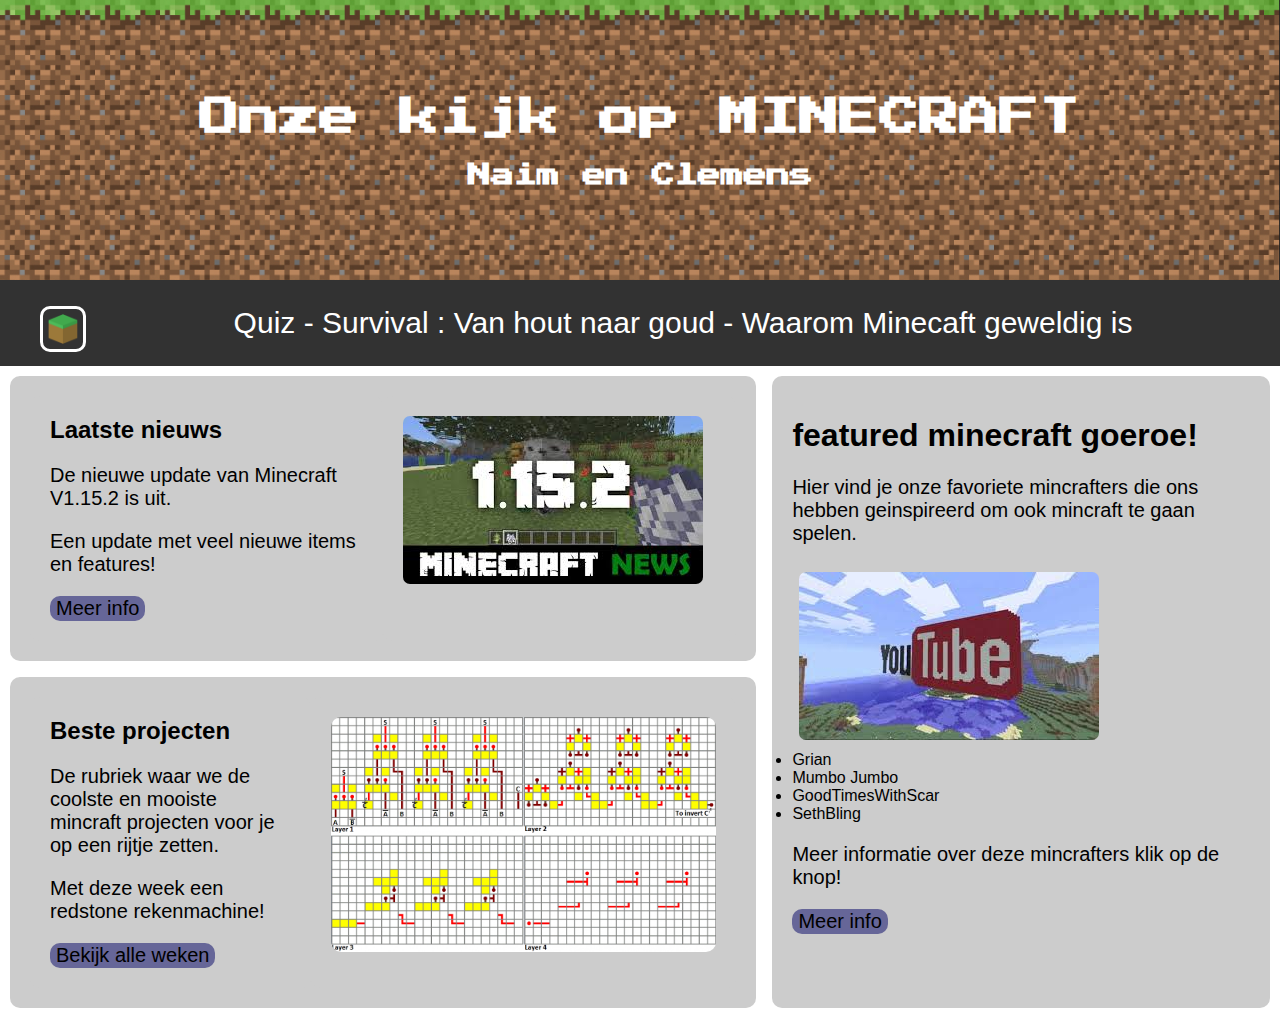
<file: index.html>
<!DOCTYPE html>
<html>

<head>
	<link rel="stylesheet" href="css/styles.css" type="text/css">
	<title>Minecraft</title>
	<link rel="stylesheet" type="text/css" href="css/header.css">
	<script type="text/javascript" src="js/include.js"></script>
</head>

<body>
	<header>
		<div class="top">
			<h1>Onze kijk op MINECRAFT</h1>
			<h3>Naim en Clemens</h3>
		</div>
		<div w3-include-html="header.html"></div>
		<script>
			includeHTML();
		</script>
	</header>
	<div class="container">
		<div class="nested">

			<div class="news">
				<div class="news_text">
					<h2>Laatste nieuws</h2>
					<p>De nieuwe update van Minecraft V1.15.2 is uit.</p>
					<p>Een update met veel nieuwe items en features!</p>
					<a href="news.html"><button href="#">Meer info</button></a>
					</div>
					<div class="news_image">
						<img src="assets/minecraft_1.15.2.jpeg">
					</div>
				</div>

				<div class="project">
					<div class="project_text">
						<h2>Beste projecten</h2>
						<p>De rubriek waar we de coolste en mooiste mincraft projecten voor je op een rijtje zetten.</p>
						<p>Met deze week een redstone rekenmachine!</p>
						<a href="projects.html"><button href="#">Bekijk alle weken</button></a>
					</div>
					<div class="project_image">
						<img src="assets/minecraft calculator.png">
					</div>
				</div>
			</div>
			<div>
				<div class="guru">
					<h1>featured minecraft goeroe!</h1>
					<p>Hier vind je onze favoriete mincrafters die ons hebben geinspireerd om ook mincraft te gaan spelen.</p>
					<img src="assets/minecraft goeroe.jpeg">
					<li>Grian</li>
					<li>Mumbo Jumbo</li>
					<li>GoodTimesWithScar</li>
					<li>SethBling</li>
					<p>Meer informatie over deze mincrafters klik op de knop!</p>
					<a href="goeroe.html"><button>Meer info</button></a>
				</div>
			</div>
		</div>
	</body>
</html>
</file>
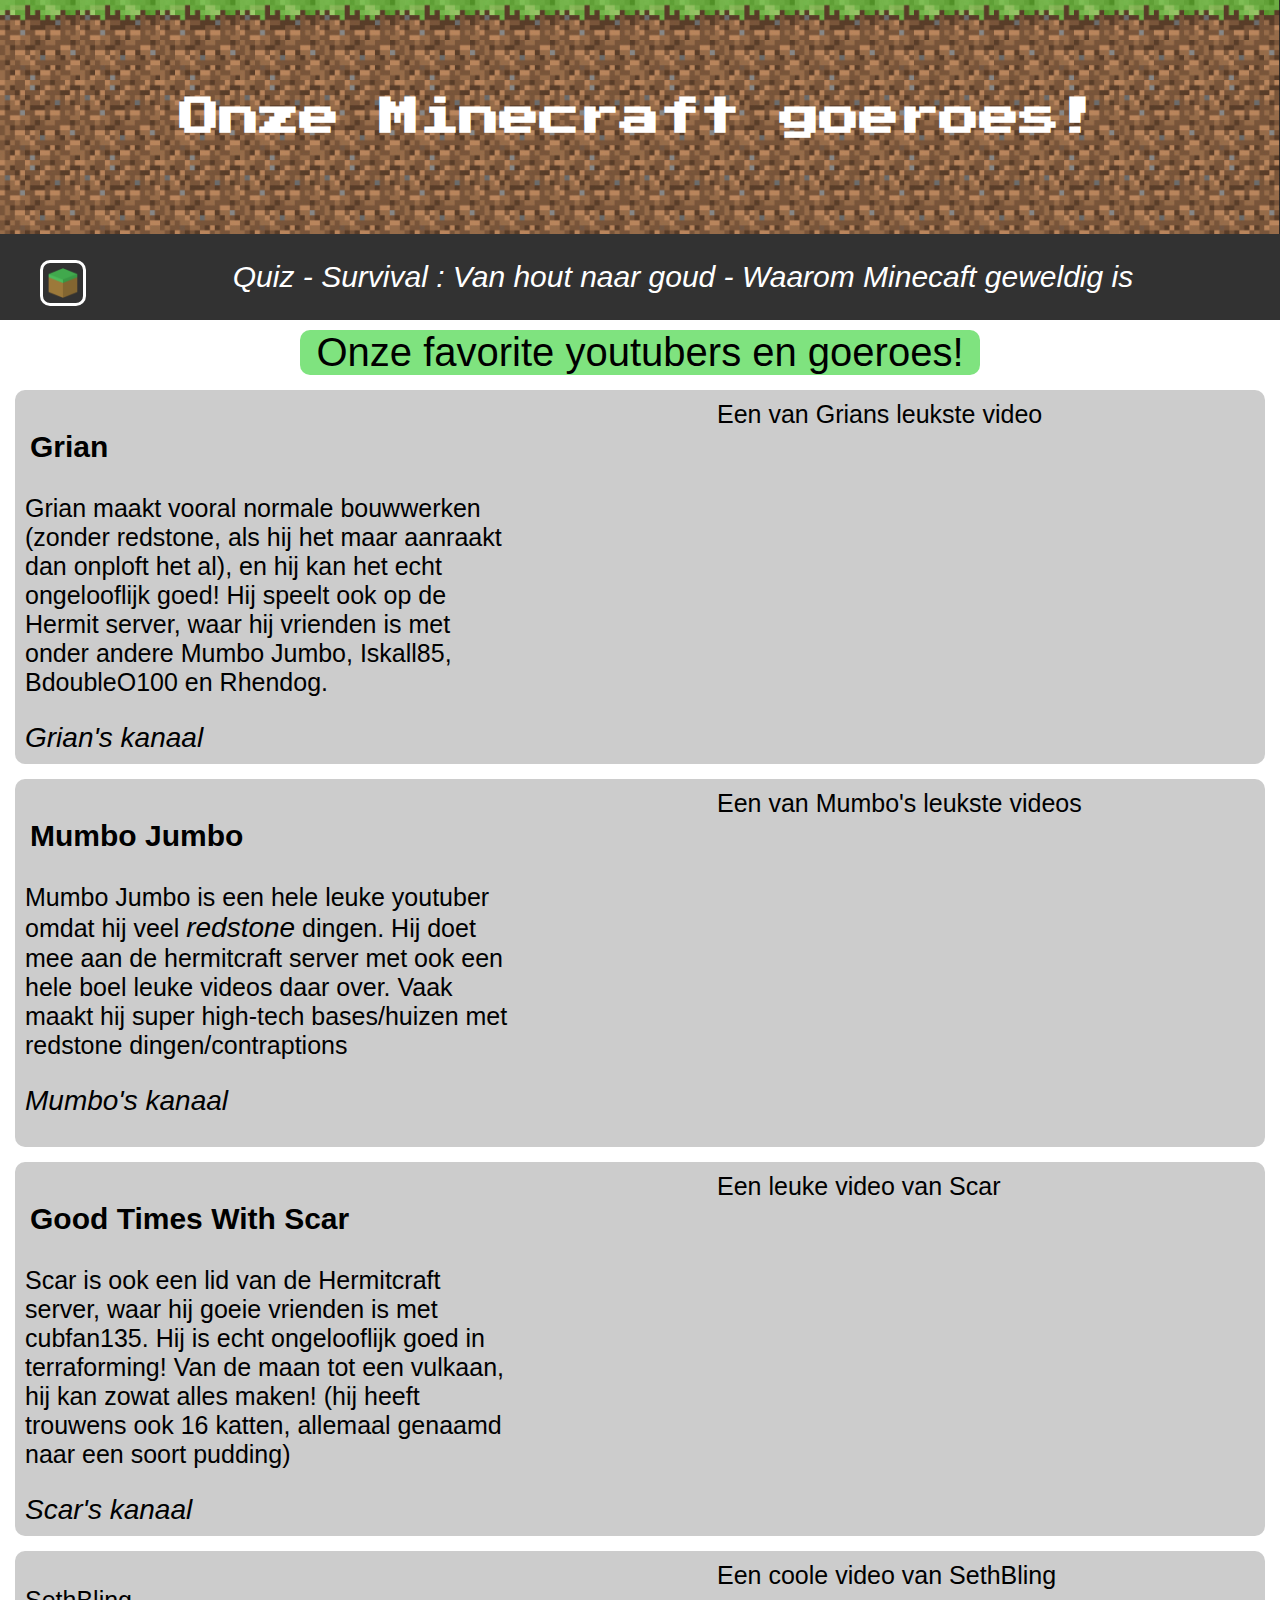
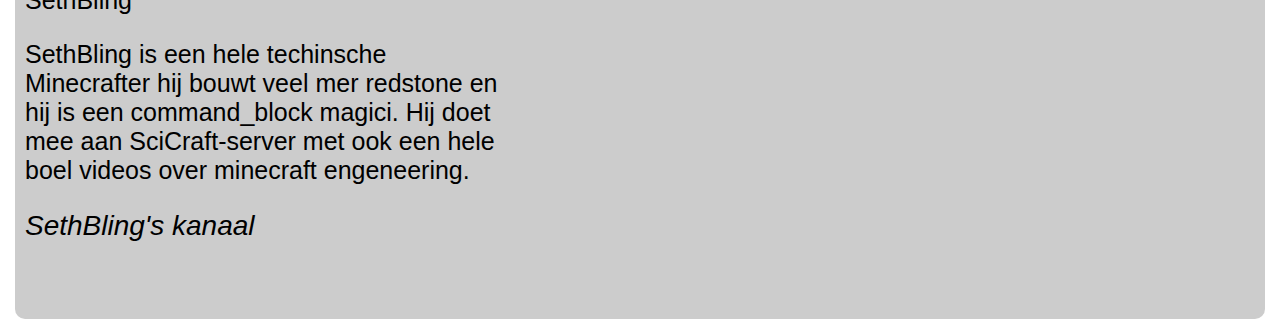
<file: goeroe.html>
<!DOCTYPE html>
<html>

<head>
	<title>Minecraft Goeroe</title>
	<script type="text/javascript" src="js/include.js"></script>
	<link rel="stylesheet" type="text/css" href="css/header.css">
	<link rel="stylesheet" type="text/css" href="css/goeroe.css">
</head>

<body>
	<header>
		<div class="top">
			<h1>Onze Minecraft goeroes!</h1>
		</div>
		<div w3-include-html="header.html"></div>
		<script>
			includeHTML();
		</script>
	</header>
	<div class="container">
		<div class="intro">
			<p>Onze favorite youtubers en goeroes!</p>
		</div>
		<div id="goeroe">
            <div>
			    <h3>Grian</h3>
                <p>Grian maakt vooral normale bouwwerken (zonder redstone, als hij het maar aanraakt dan onploft het al), en hij kan het echt ongelooflijk goed! Hij speelt ook op de Hermit server, waar hij vrienden is met onder andere Mumbo Jumbo, Iskall85, BdoubleO100 en Rhendog.</p> 
                <a href="https://www.youtube.com/user/Xelqua">Grian's kanaal</a>
            </div>
            <div class="vid">
                <p>Een van Grians leukste video</p>
                <iframe height="300px" width="520px" src="https://youtube.com/embed/SfWBipyTNcY" frameborder="0" allowfullscreen></iframe>
            </div>
		</div>
        <div id="goeroe">
            <div>
                <h3>Mumbo Jumbo</h3>
                <p>Mumbo Jumbo is een hele leuke youtuber omdat hij veel <a href="https://minecraft.gamepedia.com/Mechanics/Redstone/Circuit">redstone</a> dingen. Hij doet mee aan de hermitcraft server met ook een hele boel leuke videos daar over. Vaak maakt hij super high-tech bases/huizen met redstone dingen/contraptions</p>
                <a href="https://www.youtube.com/user/ThatMumboJumbo">Mumbo's kanaal</a>
            </div>
            <div class="vid">
                <p>Een van Mumbo's leukste videos</p>
                <iframe height="300px" width="540px" src="https://youtube.com/embed/9b5dykm_4CM" frameborder="0" allowfullscreen></iframe>
            </div>
        </div>
        <div id="goeroe">
            <div>
                <h3>Good Times With Scar</h3>
                <p>Scar is ook een lid van de Hermitcraft server, waar hij goeie vrienden is met cubfan135. Hij is echt ongelooflijk goed in terraforming! Van de maan tot een vulkaan, hij kan zowat alles maken! (hij heeft trouwens ook 16 katten, allemaal genaamd naar een soort pudding)</p>
                <a href="https://www.youtube.com/user/GoodTimesWithScar">Scar's kanaal</a>
            </div>
            <div class="vid">
                <p>Een leuke video van Scar</p>
                <iframe height="300px" width="530px" src="https://youtube.com/embed/PlBeqeXeQSE" allowfullscreen></iframe>
            </div>
        </div>
        <div id="goeroe">
            <div>
                <p>SethBling</p>
                <p>SethBling is een hele techinsche Minecrafter hij bouwt veel mer redstone en hij is een command_block magici. Hij doet mee aan SciCraft-server met ook een hele boel videos over minecraft engeneering.</p>
                <a href="https://www.youtube.com/user/sethbling">SethBling's kanaal</a>
            </div>
            <div class="vid">
                <p>Een coole video van SethBling</p>
                <iframe height="300px" width="520px" src="https://youtube.com/embed/mq7T5_xH24M" allowfull><iframe>
            </div>
        </div>
	</div>
</body>

</html>
</file>
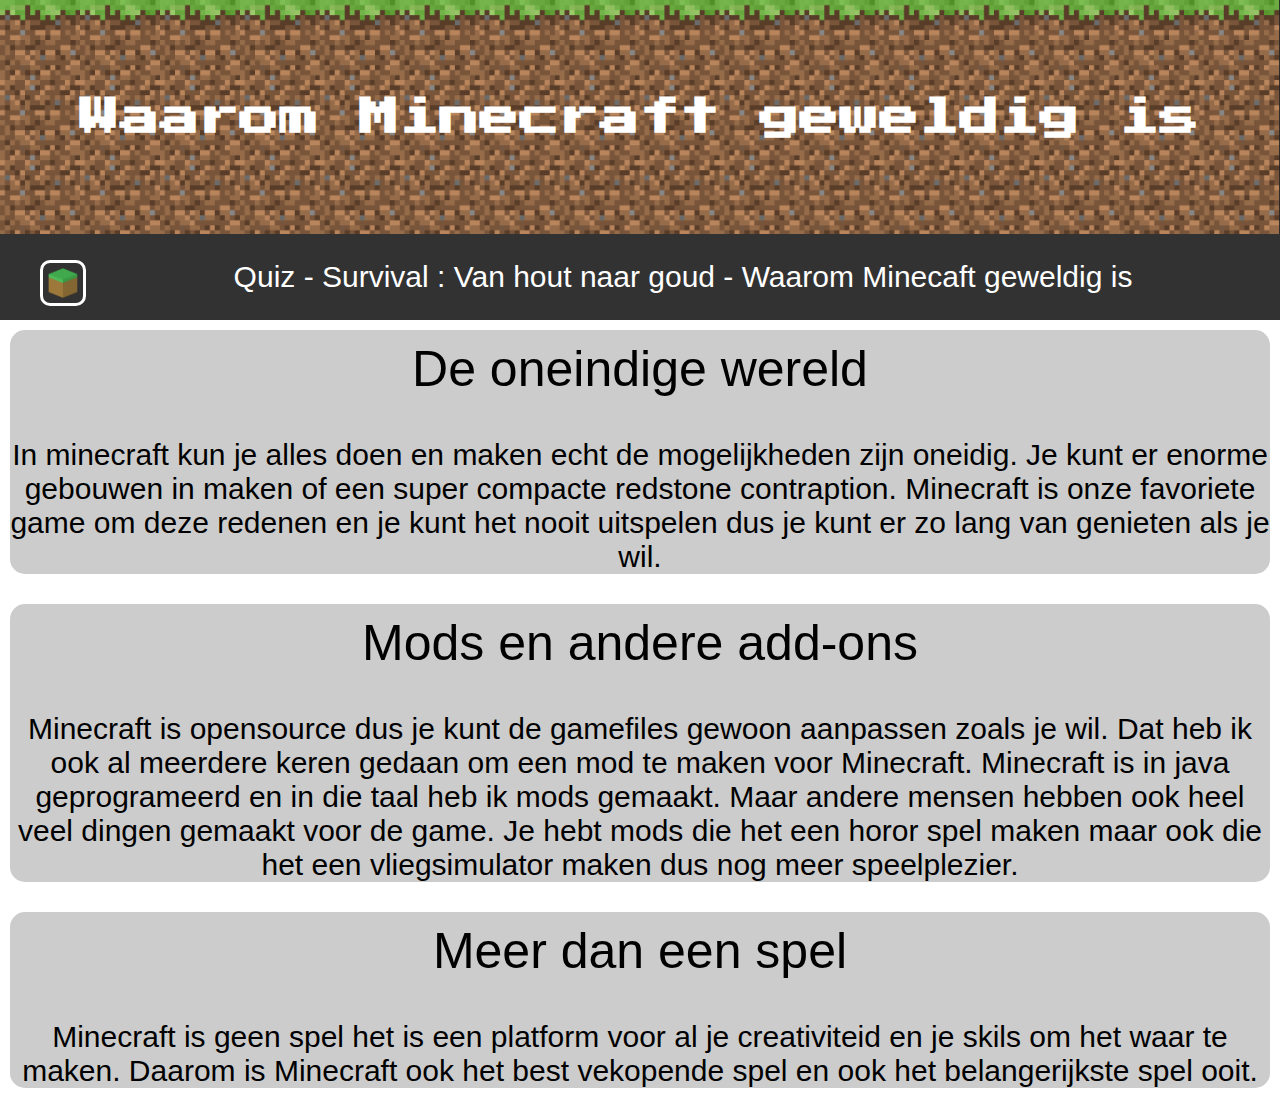
<file: minecraft.html>
<!DOCTYPE html>
<html>
    <head>
        <title>Minecraft is geweldig</title>
        <script type="text/javascript" src="js/include.js"></script>
	    <link rel="stylesheet" type="text/css" href="css/header.css">
	    <link rel="stylesheet" type="text/css" href="css/minecraft.css">
    </head>
    <body>
        <header>
            <div class="top">
                <h1>Waarom Minecraft geweldig is</h1>
            </div>
            <div w3-include-html="header.html"></div>
            <script>
                includeHTML();
            </script>
	    </header>
        <div class="container">
            <div class="piece">
                <p class="title">De oneindige wereld</p>
                <p class="text">In minecraft kun je alles doen en maken echt de mogelijkheden zijn oneidig. Je kunt er enorme gebouwen in maken of een super compacte redstone contraption. Minecraft is onze favoriete game om deze redenen en je kunt het nooit uitspelen dus je kunt er zo lang van genieten als je wil.</p>
            </div>
            <div class="piece">
                <p class="title">Mods en andere add-ons</p>
                <p class="text">Minecraft is opensource dus je kunt de gamefiles gewoon aanpassen zoals je wil. Dat heb ik ook al meerdere keren gedaan om een mod te maken voor Minecraft. Minecraft is in java geprogrameerd en in die taal heb ik mods gemaakt. Maar andere mensen hebben ook heel veel dingen gemaakt voor de game. Je hebt mods die het een horor spel maken maar ook die het een vliegsimulator maken dus nog meer speelplezier.</p>
            </div>
            <div class="piece">
                <p class="title">Meer dan een spel</p>
                <p class="text">Minecraft is geen spel het is een platform voor al je creativiteid en je skils om het waar te maken. Daarom is Minecraft ook het best vekopende spel en ook het belangerijkste spel ooit.</p>
            </div>
        </div>
    </body>
</html>
</file>
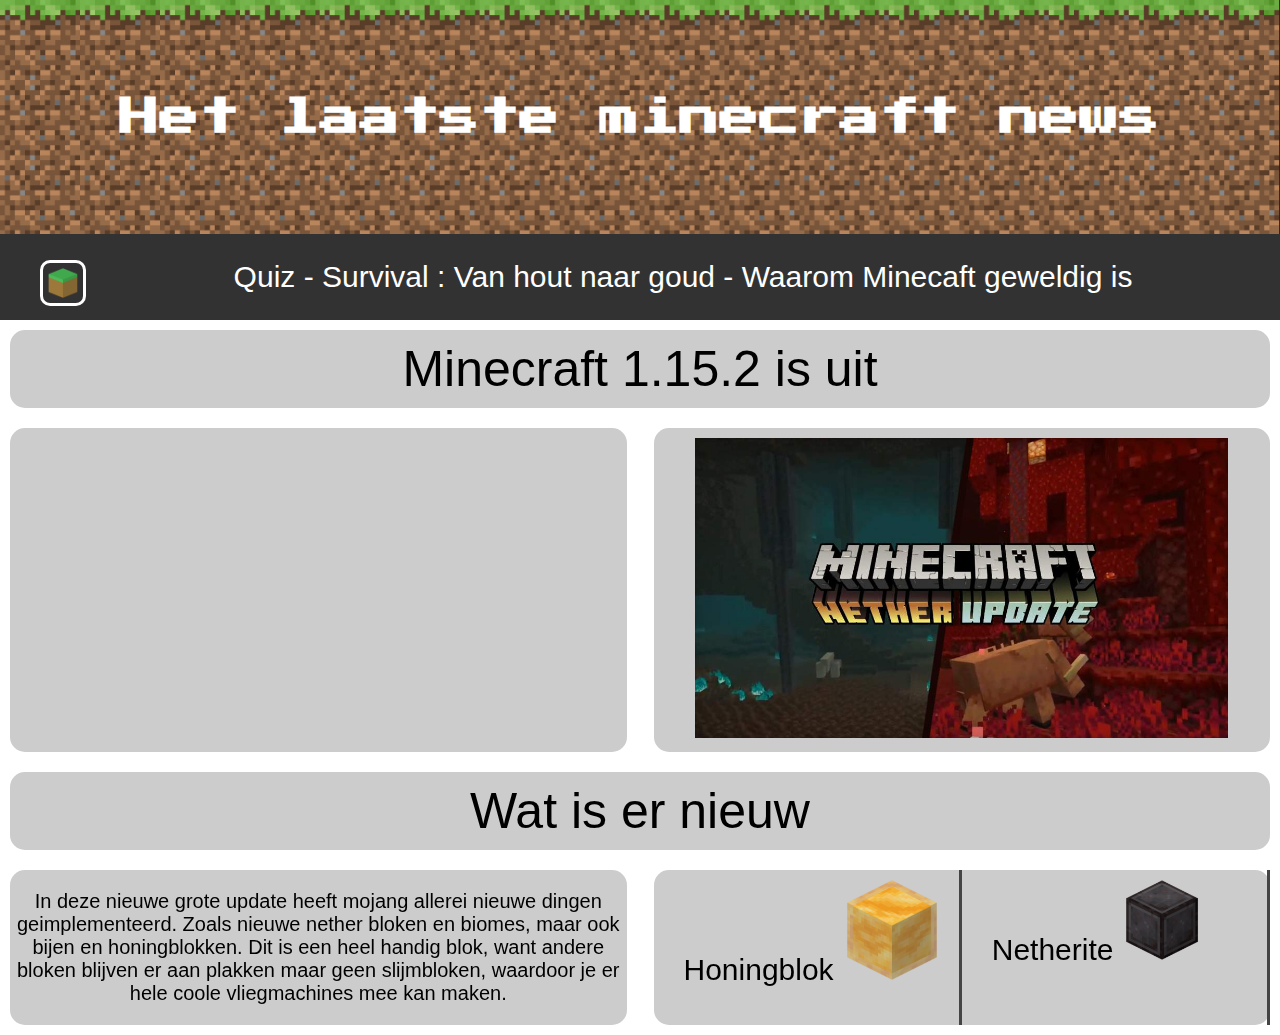
<file: news.html>
<!DOCTYPE html>
<html>
    <head>
		<title>Latest news</title>
		<link rel="stylesheet" type="text/css" href="css/news.css">
        <script type="text/javascript" src="js/include.js"></script>
        <link rel="stylesheet" type="text/css" href="css/header.css">
	</head>
    <body>
        <header>
            <div class="top">
                <h1>Het laatste minecraft news</h1>
            </div>
            <div w3-include-html="header.html"></div>
            <script>
                includeHTML();
            </script>
        </header>
        <div class="container">
            <div class="piece">
                <p class="title">Minecraft 1.15.2 is uit</p>
            </div>
            <div class="nested">
                <div class="piece">
                    <iframe id="update" height="300px" width="520px" src="https://youtube.com/embed/dsBiLOzWxG8" frameborder="0" allowfullscreen></iframe>
                </div>
                <div class="piece">
                    <img src="assets/minecraft_update.jpg" id="update"></img>
                </div>
            </div>
            <div class="piece">
                <p class="title">Wat is er nieuw</p>
            </div>
            <div class="nested">
                <div class="piece">
                    <p class="text">In deze nieuwe grote update heeft mojang allerei nieuwe dingen geimplementeerd. Zoals nieuwe nether bloken en biomes, maar ook bijen en honingblokken. Dit is een heel handig blok, want andere bloken blijven er aan plakken maar geen slijmbloken, waardoor je er hele coole vliegmachines mee kan maken.</p>
                </div>
                <div class="piece" id="item_holder">
                    <div id="item">
                        <span>Honingblok</span>
                        <img src="assets/honey_block.png" id="block"></img>
                    </div>
                    <div id="item">
                        <span>Netherite</span>
                        <img src="assets/netherite.png" id="block2"></img>
                    </div>
                </div>
            </div>
        </div>
    </body>
</html>
</file>
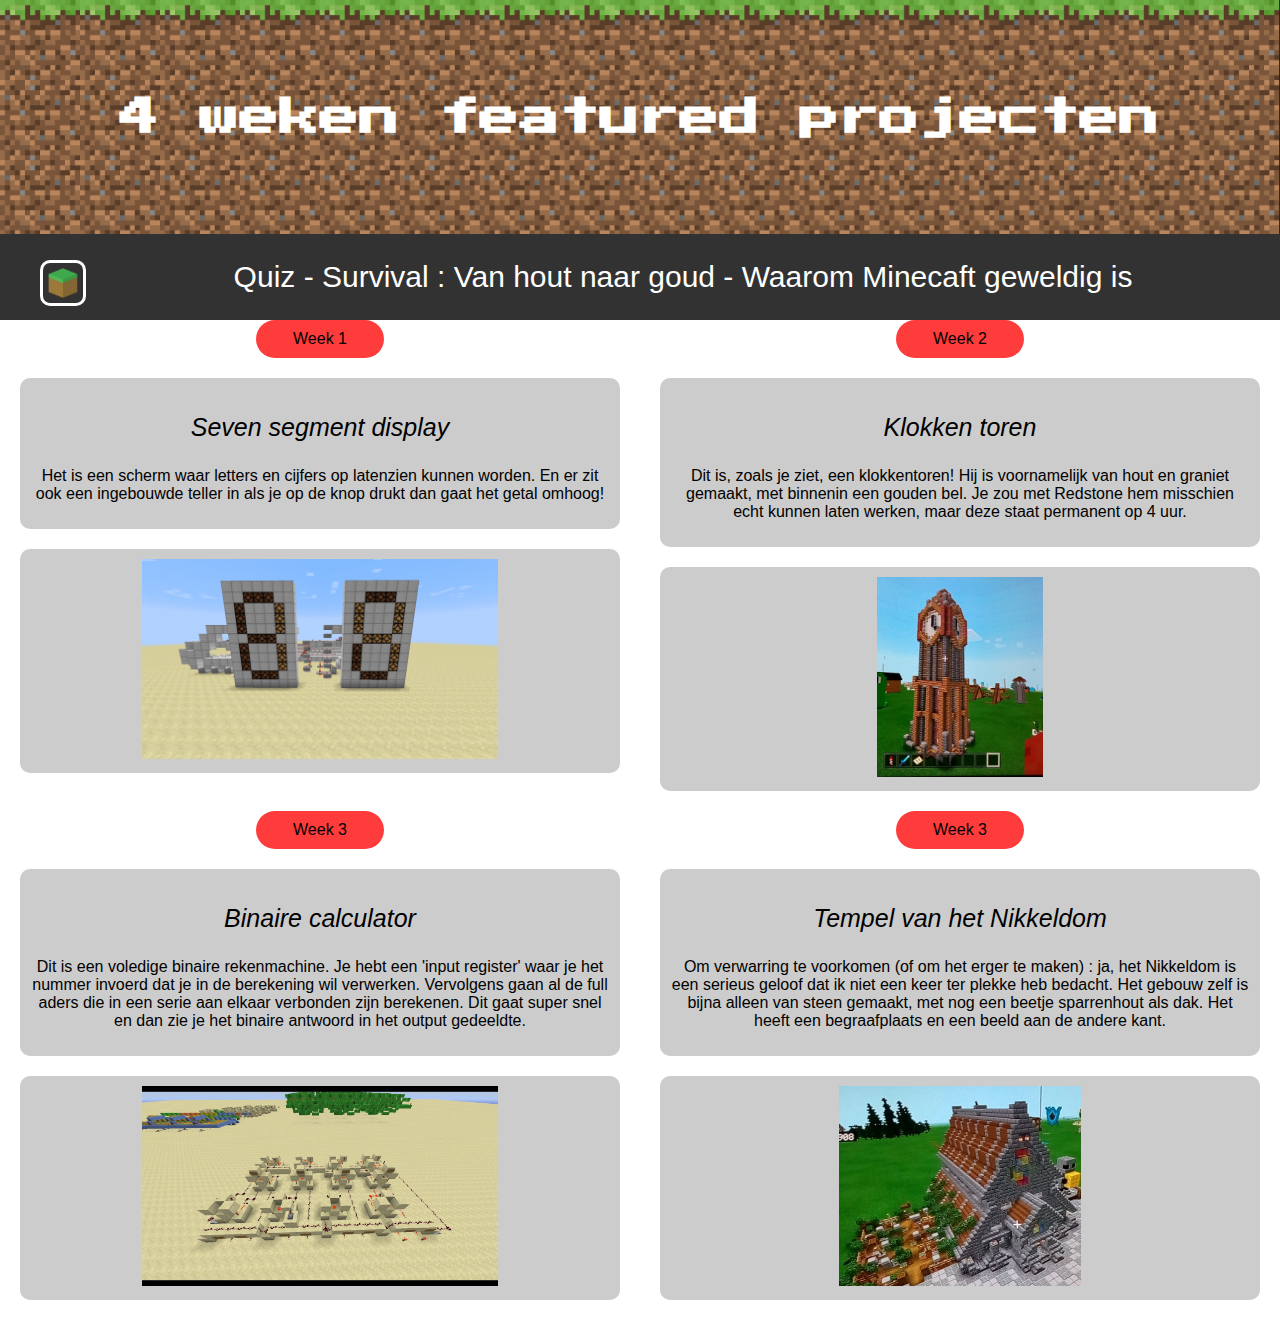
<file: projects.html>
<!DOCTYPE html>
<html>
    <head>
        <title>Minecraft Projecten</title>
	    <script type="text/javascript" src="js/include.js"></script>
	    <link rel="stylesheet" type="text/css" href="css/header.css">
	    <link rel="stylesheet" type="text/css" href="css/projects.css">
    </head>
    <body>
        <header>
            <div class="top">
                <h1>4 weken featured projecten</h1>
            </div>
            <div w3-include-html="header.html"></div>
            <script>
                includeHTML();
            </script>
        </header>
        <div class="container">
            <div>
                <div class="button">
                    <p>Week 1</p>
                </div>
                <div class="text">
                    <p class="title">Seven segment display</p>
                    <p>Het is een scherm waar letters en cijfers op latenzien kunnen worden. En er zit ook een ingebouwde teller in als je op de knop drukt dan gaat het getal omhoog!</p>
                </div>
                <div class="img">
                        <img src="assets/seven segment display.png"></img>
                </div>
            </div>
            <div>
                <div class="button">
                    <p>Week 2</p>
                </div>
                <div class="text">
                    <p class="title">Klokken toren</p>
                    <p>Dit is, zoals je ziet, een klokkentoren! Hij is voornamelijk van hout en graniet gemaakt, met binnenin een gouden bel. Je zou met Redstone hem misschien echt kunnen laten werken, maar deze staat permanent op 4 uur.</p>
                </div>
                <div class="img">
                    <img src="assets/klokkentoren.jpg">
                </div>
            </div>
            <div class="week">
                <div class="button">
                    <p>Week 3</p>
                </div>
                <div class="text">
                    <p class="title">Binaire calculator</p>
                    <p>Dit is een voledige binaire rekenmachine. Je hebt een 'input register' waar je het nummer invoerd dat je in de berekening wil verwerken. Vervolgens gaan al de full aders die in een serie aan elkaar verbonden zijn berekenen. Dit gaat super snel en dan zie je het binaire antwoord in het output gedeeldte.</p>
                </div>
                <div class="img">
                    <img src="assets/adder.jpg"></img>
                </div>
            </div>
            <div class="week">
                <div class="button">
                    <p>Week 3</p>
                </div>
                <div class="text">
                    <p class="title">Tempel van het Nikkeldom</p>
                    <p>Om verwarring te voorkomen (of om het erger te maken) : ja, het Nikkeldom is een serieus geloof dat ik niet een keer ter plekke heb bedacht. Het gebouw zelf is bijna alleen van steen gemaakt, met nog een beetje sparrenhout als dak. Het heeft een begraafplaats en een beeld aan de andere kant.</p>
                </div>
                <div class="img">
                    <img src="assets/kerk.jpg"></img>
                </div>
            </div>
        </div>
    </body>
</html>
</file>
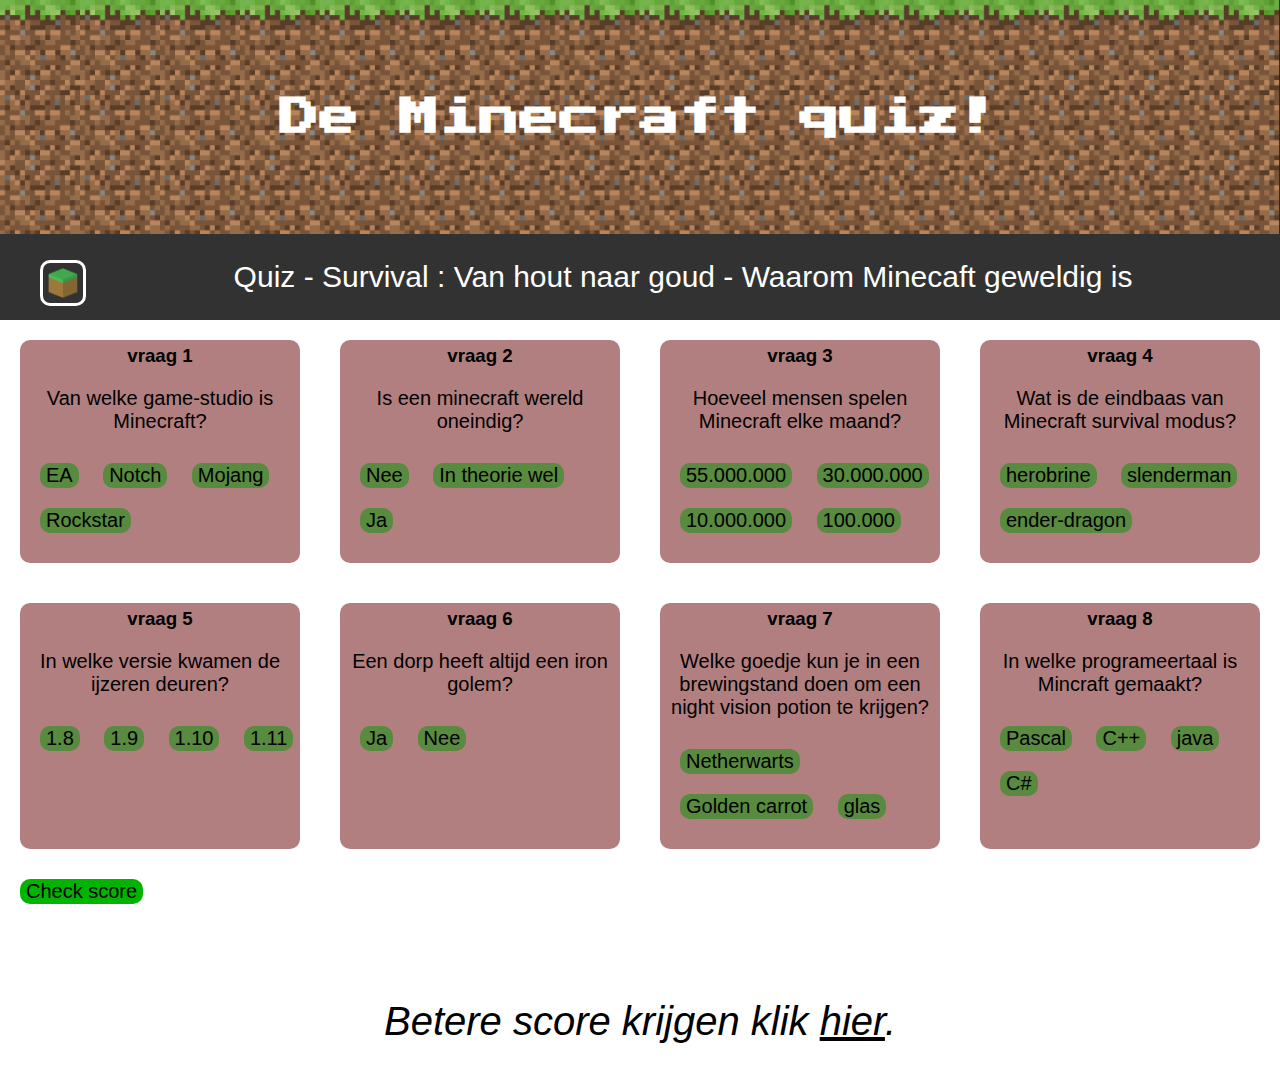
<file: quiz.html>
<!DOCTYPE html>
<html>
	<head>
		<title>Quiz</title>
		<link rel="stylesheet" type="text/css" href="css/quiz.css">
		<script type="text/javascript" src="js/quiz.js"></script>
        <script type="text/javascript" src="js/include.js"></script>
        <link rel="stylesheet" type="text/css" href="css/header.css">
	</head>
	<body>
        <header>
            <div class="top">
                <h1>De Minecraft quiz!</h1>
            </div>
            <div w3-include-html="header.html"></div> 
            <script>
                includeHTML();
            </script>
        </header>
		

		<div class="container">
			<div>
				<h3>vraag 1</h3>
				<p>Van welke game-studio is Minecraft?</p>
				<button onclick="q1(1);">EA</button>
				<button onclick="q1(2);">Notch</button>
				<button onclick="q1(3);">Mojang</button>
				<button onclick="q1(4);">Rockstar</button>
				<p id="q1_dis"></p>
			</div>
			<div>
				<h3>vraag 2</h3>
                <p>Is een minecraft wereld oneindig?</p>
                <button onclick="q2(1)">Nee</button>
                <button onclick="q2(2)">In theorie wel</button>
                <button onclick="q2(3)">Ja</button>
                <p id="q2_dis"></p>
			</div>
			<div>
				<h3>vraag 3</h3>
                <p>Hoeveel mensen spelen Minecraft elke maand?</p>
                <button onclick="q3(1)">55.000.000</button>
                <button onclick="q3(2)">30.000.000</button>
                <button onclick="q3(3)">10.000.000</button>
                <button onclick="q3(4)">100.000</button>
                <p id="q3_dis"></p>
			</div>
			<div>
				<h3>vraag 4</h3>
                <p>Wat is de eindbaas van Minecraft survival modus?</p>
                <button onclick="q4(1)">herobrine</button>
                <button onclick="q4(2)">slenderman</button>
                <button onclick="q4(3)">ender-dragon</button>
                <p id="q4_dis"></p>
			</div>
			<div>
				<h3>vraag 5</h3>
                <p>In welke versie kwamen de ijzeren deuren?</p>
                <button onclick="q5(1)">1.8</button>
                <button onclick="q5(2)">1.9</button>
                <button onclick="q5(3)">1.10</button>
                <button onclick="q5(4)">1.11</button>
                <p id="q5_dis"></p>
			</div>
			<div>
				<h3>vraag 6</h3>
                <p>Een dorp heeft altijd een iron golem?</p>
                <button onclick="q6(1)">Ja</button>
                <button onclick="q6(2)">Nee</button>
                <p id="q6_dis"></p>
			</div>
            <div>
				<h3>vraag 7</h3>
                <p>Welke goedje kun je in een brewingstand doen om een night vision potion te krijgen?</p>
                <button onclick="q7(1)">Netherwarts</button>
                <button onclick="q7(2)">Golden carrot</button>
                <button onclick="q7(3)">glas</button>
                <p id="q7_dis"></p>
			</div>
            <div>
				<h3>vraag 8</h3>
                <p>In welke programeertaal is Mincraft gemaakt?</p>
                <button onclick="q8(1)">Pascal</button>
                <button onclick="q8(2)">C++</button>
                <button onclick="q8(3)">java</button>
                <button onclick="q8(4)">C#</button>
                <p id="q8_dis"></p>
			</div>
		</div>
        <div class="score">
            <button onclick="check_score();">Check score</button>
        </div>
        <div class="score_dis">
            <p id="score_dis"><br />Betere score krijgen klik <a href="https://minecraft.gamepedia.com/Minecraft_Wiki">hier</a>.</p>
        </div>

	</body>
</html>
</file>
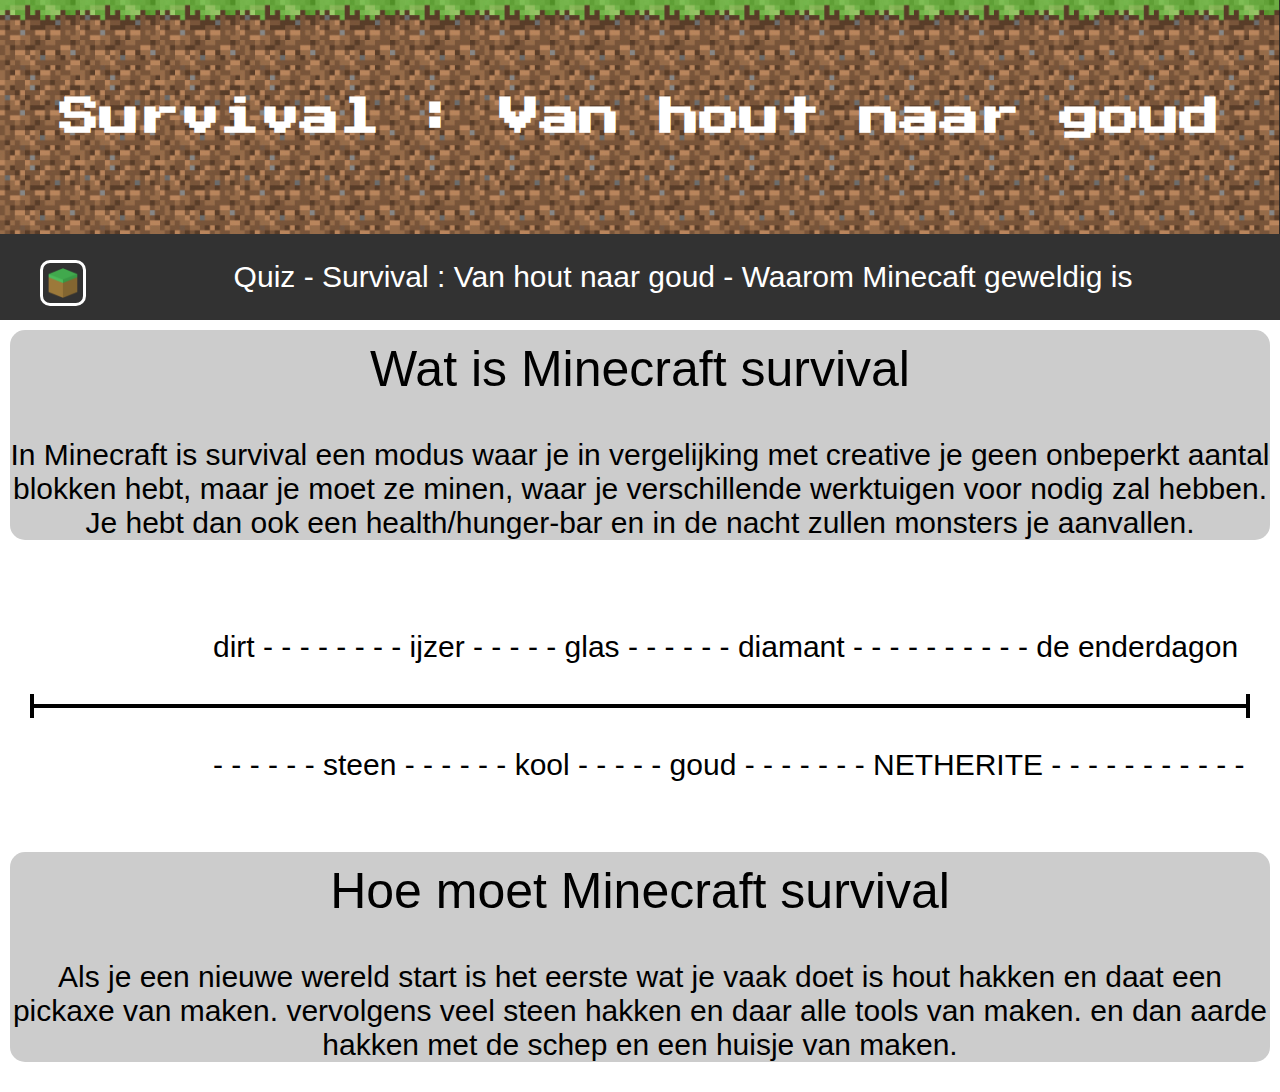
<file: survival.html>
<!Doctype html>
<html>
    <head>
        <title>Survival</title>
        <script type="text/javascript" src="js/include.js"></script>
	    <link rel="stylesheet" type="text/css" href="css/header.css">
	    <link rel="stylesheet" type="text/css" href="css/survival.css">
    </head>
    <body>
        <header>
            <div class="top">
                <h1>Survival : Van hout naar goud</h1>
            </div>
            <div w3-include-html="header.html"></div>
            <script>
                includeHTML();
            </script>
	    </header>
        <div class="piece">
            <p class="title">Wat is Minecraft survival</p>
            <p class="text">In Minecraft is survival een modus waar je in vergelijking met creative je geen onbeperkt aantal blokken hebt, maar je moet ze minen, waar je verschillende werktuigen voor nodig zal hebben. Je hebt dan ook een health/hunger-bar en in de nacht zullen monsters je aanvallen.</p>
        </div>
        <div class="time">
            <p class="items">dirt - - - - - - - - ijzer - - - - - glas - - - - - - diamant - - - - - - - - - - de enderdagon</p>
            <div class="t1"></div>
            <div class="t2"></div>
            <p class="items">- - - - - - steen - - - - - - kool - - - - - goud - - - - - - - NETHERITE - - - - - - - - - - - </p>
        </div>
        <div class="piece">
            <p class="title">Hoe moet Minecraft survival</p>
            <p class="text">Als je een nieuwe wereld start is het eerste wat je vaak doet is hout hakken en daat een pickaxe van maken. vervolgens veel steen hakken en daar alle tools van maken. en dan aarde hakken met de schep en een huisje van maken.</p>
        </div>
    </body>
</html>
</file>
<file: css/styles.css>
.container {
	display: grid;
	grid-template-columns: 6fr 4fr;
	grid-gap: 1em;
    margin: 10px;
}
.container div div {
	background-color: #ccc;
	padding: 20px;
	border-radius: 10px;
}
.container h2 {
	margin: 0;
}
.container p {
	font-size: 20px;
}
.news {
	display: grid;
	grid-template-columns: 1fr 1fr;
	margin-bottom: 1em;
}
.news_image img {
	max-width: 200%;
	max-height: 200%;
	margin: 0;
	border-radius: 7px;
}
.project {
	display: grid;
	grid-template-columns: 1fr 1fr;
}
.project_image img {
	max-width: auto;
	max-height: 235px;
	border-radius: 10px;
}
.guru img {
	border-radius: 7px;
	margin: 7px 0 7px 7px;
	max-width: auto;
	max-height: auto;
}
.guru button {
	margin-bottom: 54px;
}

button {
	background-color: rgba(0, 0, 100, 0.5);
	border-radius: 10px;
	font-size: 20px;
	border: none;
}
button:hover {
	background-color: rgba(0, 0, 180, 0.5);
	border-radius: 10px;
	font-size: 20px;
	border: none;
}
a {
    color: black;
    text-decoration: none;
    font-size: 20px;
}
</file>
<file: css/header.css>
@import url('https://fonts.googleapis.com/css?family=Press+Start+2P&display=swap');
body {
	padding: 0;
	margin: 0;
	font-family: helvetica;
    user-select: none;
}
header  {
	text-align: center;
}
header img {
	max-width: 30px;
	max-height: auto;
	margin-top: 0;
	float: left;
	border-style: solid;
	border-width: 3px;
	border-color: white;
	border-radius: 10px;
	padding: 5px;
}
.top {
	background: url('../assets/minecraft dirt.png');
	background-size: cover;
	color: white;
	padding: 70px 0 70px 0;
	font-size: 20px;
    font-family: 'Press Start 2P';
}
nav li {
	display: inline;
	padding: 0;
}
nav a {
	color: white;
	font-size: 30px;
	text-decoration: none;
}
.nav {
	margin-top: 0;
	padding: 10px 0px 10px 0px;
	background: rgb(50, 50, 50);
}
</file>
<file: css/goeroe.css>
.intro {
    text-align: center;
    font-size: 40px;
}
.intro p {
    background-color: rgba(0, 200, 0, 0.5);
    border-radius: 10px;
    margin: 10px 300px 0 300px;
}
#goeroe h3 {
    font-size: 30px;
    text-decoration: none;
    padding-left: 5px;
}
#goeroe p {
    font-size: 25px;
}
#goeroe {
    background-color: #ccc;
    padding: 10px;
    border-radius: 10px;
    margin: 15px;
    display: grid;
    grid-template-columns: 40% 60%;
}
.vid * {
    border: none;
    padding-left: 150px;
    margin: 0;
}
.vid p {
    padding-left: 200px;
    margin: 0;
    padding-bottom: 15px;
}
a {
    color: black;
    text-decoration: none;
    font-size: 28px;
    font-style: oblique;
}
</file>
<file: css/minecraft.css>
.piece {
    background-color: #ccc;
    margin:10px 10px 10px 10px;
    text-align: center;
    border-radius: 15px;
}
.title {
    font-size: 50px;
    margin: 0;
    padding: 10px 0 10px 0;
}
.text {
    font-size: 30px;
}
</file>
<file: css/news.css>
.piece {
    background-color: #ccc;
    margin:10px 10px 10px 10px;
    text-align: center;
    border-radius: 15px;
}
.title {
    font-size: 50px;
    margin: 0;
    padding: 10px 0 10px 0;
}
.nested {
    display: grid;
    grid-template-columns: 1fr 1fr;
    grid-gap: 7px;
}
.container {
    margin: 0;
}
#update {
    max-height: 300px;
    max-width: auto;
    padding: 10px;
}
.text {
    font-size: 20px;
}
#item_holder {
    display: grid;
    grid-template-columns: 1fr 1fr;
}
#item {
    border-right: 3px;
    border-style: none solid none none;
    border-color: #444;
    text-align: left;
    padding-left: 30px;
    font-size: 30px;
}
#block {
    max-width: 100px;
    max-height: auto;
    padding-top: 10px;
}
#block2 {
    max-width: 80px;
    max-height: auto;
    padding-top: 10px;
}
</file>
<file: css/projects.css>
.container {
    display: grid;
    grid-template-columns: 50% 50%;
}
.container div {
    text-align: center;
}
.week {
    padding: 0;
}
.button p {
    background-color: rgb(255, 60, 60);
    padding: 10px 0 10px 0;
    border-radius: 23px;
    margin: 0 40% 0 40%;
    text-align: center;
}
.text {
    background-color: #ccc;
    border-radius: 10px;
    margin: 20px;
    padding: 10px;
}
.img {
    background-color: #ccc;
    border-radius: 10px;
    margin: 20px;
    padding: 10px;
}
.img img {
    height: 200px;
    width: auto;
}
.title {
    font-size: 25px;
    font-style: oblique;
}
</file>
<file: css/quiz.css>
.container {
	display: grid;
	grid-template-columns: 25% 25% 25% 25%;
}
.container div {
	background-color: rgba(100, 0, 0, 0.5);
	margin: 20px;
	border-radius: 10px;
}
.container div h3 {
	text-align: center;
	margin: 5px 0 10px 0;
}
.container div p {
	text-align: center;
	font-size: 20px;
}
button {
	background-color: rgba(0, 150, 0, 0.5);
	border-radius: 10px;
	font-size: 20px;
	border: none;
	margin: 10px 0 10px 20px;
}
button:hover {
	background-color: rgba(0, 180, 0, 0.5);
	border-radius: 10px;
	font-size: 20px;
	border: none;
}
.score {
    align-self: center;
}
.score button {
    background-color: rgba(0, 180, 0, 1);
}
.score_dis {
    font-size: 40px;
    font-style: oblique;
    text-align: center;
}
p a {
    color: black;
}
</file>
<file: css/survival.css>
.piece {
    background-color: #ccc;
    margin:10px 10px 10px 10px;
    text-align: center;
    border-radius: 15px;
}
.title {
    font-size: 50px;
    margin: 0;
    padding: 10px 0 10px 0;
}
.text {
    font-size: 30px;
}
.time {
    padding: 30px;
}
.t1 {
    padding: 10px 0 0px 0;
    border: 4px;
    border-style: none solid solid solid;
}
.t2 {
    padding: 10px 0 0px 0;
    border: 4px;
    border-style: none solid none solid;
}
.items {
    font-size: 30px;
    margin-left: 15%;
}
</file>
